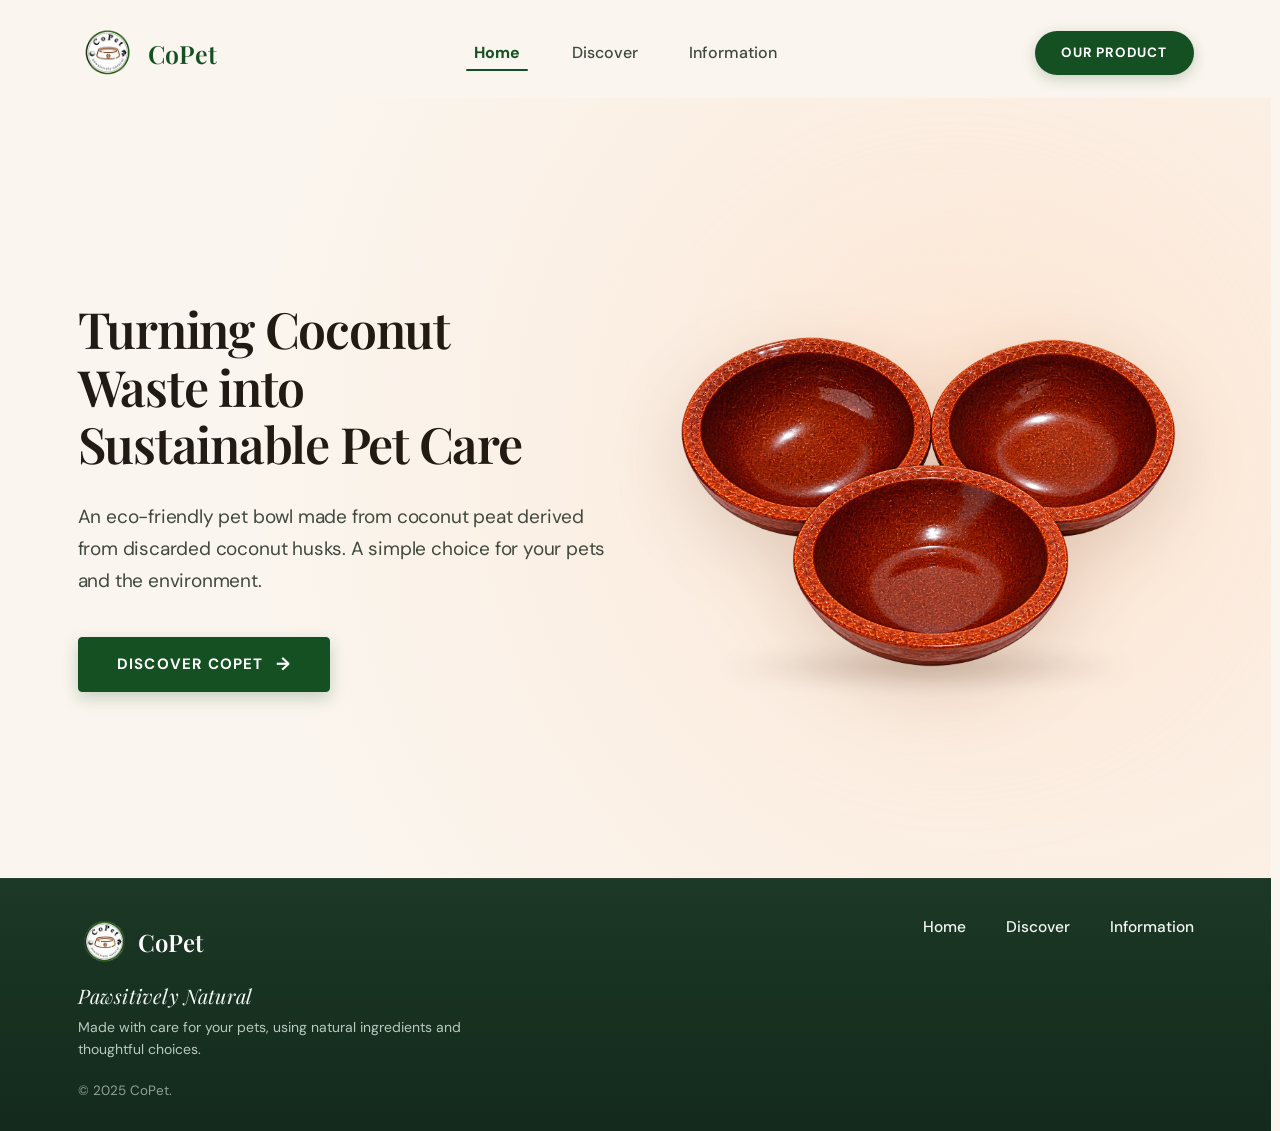
<file: index.html>
<!DOCTYPE html>
<html lang="en">
<head>
  <meta charset="UTF-8">
  <meta name="viewport" content="width=device-width, initial-scale=1.0">
  <title>CoPet - Better Everyday Moments for Your Furry Companions</title>

  <!-- Bootstrap 5 CSS -->
  <link href="https://cdn.jsdelivr.net/npm/bootstrap@5.3.3/dist/css/bootstrap.min.css" rel="stylesheet" integrity="sha384-QWTKZyjpPEjISv5WaRU9OFeRpok6YctnYmDr5pNlyT2bRjXh0JMhjY6hW+ALEwIH" crossorigin="anonymous">

  <!-- Bootstrap Icons -->
  <link rel="stylesheet" href="https://cdn.jsdelivr.net/npm/bootstrap-icons@1.11.3/font/bootstrap-icons.min.css">

  <!-- Custom Stylesheet (Separated CSS) -->
  <link rel="stylesheet" href="css/style.css">
</head>
<body>

  <!-- =========================================================================
       HEADER / NAVBAR
       ========================================================================= -->
  <header class="site-header">
    <div class="container">
      <nav class="navbar navbar-expand-lg p-0 align-items-center">
        <!-- Brand Logo & Name -->
        <a class="brand-wrapper" href="index.html" aria-label="CoPet Home">
          <!-- Logo Image (You can replace 'images/logo.svg' with your own image, e.g. 'images/logo.png') -->
          <img src="images/logo.png" alt="CoPet Logo" class="brand-logo-img">
          <span class="brand-title">CoPet</span>
        </a>

        <!-- Mobile Toggler -->
        <button class="navbar-toggler border-0 shadow-none" type="button" data-bs-toggle="collapse" data-bs-target="#navbarContent" aria-controls="navbarContent" aria-expanded="false" aria-label="Toggle navigation">
          <span class="navbar-toggler-icon"></span>
        </button>

        <!-- Navbar Links & Button -->
        <div class="collapse navbar-collapse" id="navbarContent">
          <!-- Centered 3 Horizontal Links: Home, Discover CoPet, Information Center -->
          <ul class="navbar-nav mx-auto align-items-center">
            <li class="nav-item">
              <a class="nav-link active" href="index.html">Home</a>
            </li>
            <li class="nav-item">
              <a class="nav-link" href="discover.html">Discover</a>
            </li>
            <li class="nav-item">
              <a class="nav-link" href="index.html#information">Information</a>
            </li>
          </ul>

          <!-- Right Action Button: Replaced with 'Our Product' as requested -->
          <div class="d-flex align-items-center mt-3 mt-lg-0">
            <a href="discover.html#our-product" class="btn btn-nav-product">Our Product</a>
          </div>
        </div>
      </nav>
    </div>
  </header>

  <!-- =========================================================================
       HERO SECTION
       ========================================================================= -->
  <main id="home" class="hero-section">
    <!-- Ambient Warm Glow Background -->
    <div class="hero-glow-blob"></div>

    <div class="container">
      <div class="row align-items-center g-4 g-lg-5">
        <!-- Hero Text Content (Left Column) -->
        <div class="col-lg-6 hero-content">
          <h1 class="hero-title fade-in-up delay-1">
          Turning Coconut Waste into Sustainable Pet Care
          </h1>

          <p class="hero-description fade-in-up delay-2">
            An eco-friendly pet bowl made from coconut peat derived from discarded coconut husks. A simple choice for your pets and the environment.
          </p>

          <!-- Discover CoPet CTA Button (Radius 4, slightly larger & centered/aligned) -->
          <div class="hero-cta-wrapper fade-in-up delay-3">
            <a href="discover.html" class="btn btn-discover-copet">
              <span>DISCOVER COPET</span>
              <span class="btn-arrow">&rarr;</span>
            </a>
          </div>
        </div>

        <!-- Hero Image (Right Column - Terracotta Pet Bowls) -->
        <div class="col-lg-6 hero-image-column fade-in-up delay-4">
          <div class="hero-image-container" id="discover">
            <!-- Contact floor shadow for photorealistic depth -->
            <div class="product-floor-shadow"></div>
            <!-- Product image -->
            <img 
              src="images/product.png" 
              alt="CoPet Handcrafted Ceramic Pet Bowls" 
              class="hero-product-img"
            >
          </div>
        </div>
      </div>
    </div>
  </main>

  <!-- =========================================================================
       FOOTER (Adjusted with default spacious padding, separated from hero button)
       ========================================================================= -->
  <footer id="information" class="site-footer">
    <div class="container">
      <div class="row align-items-start g-4">
        <!-- Left Side: Footer Logo, Tagline, Description & Copyright -->
        <div class="col-lg-7">
          <div class="d-flex align-items-center gap-2 mb-2">
            <img src="images/logo.png" alt="CoPet White Logo" class="footer-logo-img">
            <span class="footer-brand-title">CoPet</span>
          </div>

          <h3 class="footer-tagline">Pawsitively Natural</h3>

          <p class="footer-description">
            Made with care for your pets, using natural ingredients and thoughtful choices.
          </p>

          <p class="footer-copyright">
            &copy; 2025 CoPet.
          </p>
        </div>

        <!-- Right Side: Footer Navigation Links -->
        <div class="col-lg-5 d-flex justify-content-lg-end">
          <nav class="footer-nav" aria-label="Footer Navigation">
            <a href="#home" class="footer-nav-link">Home</a>
            <a href="discover.html" class="footer-nav-link">Discover</a>
            <a href="#information" class="footer-nav-link">Information</a>
          </nav>
        </div>
      </div>
    </div>
  </footer>

  <!-- Bootstrap 5 Bundle JS (Includes Popper) -->
  <script src="https://cdn.jsdelivr.net/npm/bootstrap@5.3.3/dist/js/bootstrap.bundle.min.js" integrity="sha384-YvpcrYf0tY3lHB60NNkmXc5s9fDVZLESaAA55NDzOxhy9GkcIdslK1eN7N6jIeHz" crossorigin="anonymous"></script>

  <!-- Custom JavaScript (Separated JS) -->
  <script src="js/script.js"></script>
</body>
</html>
</file>
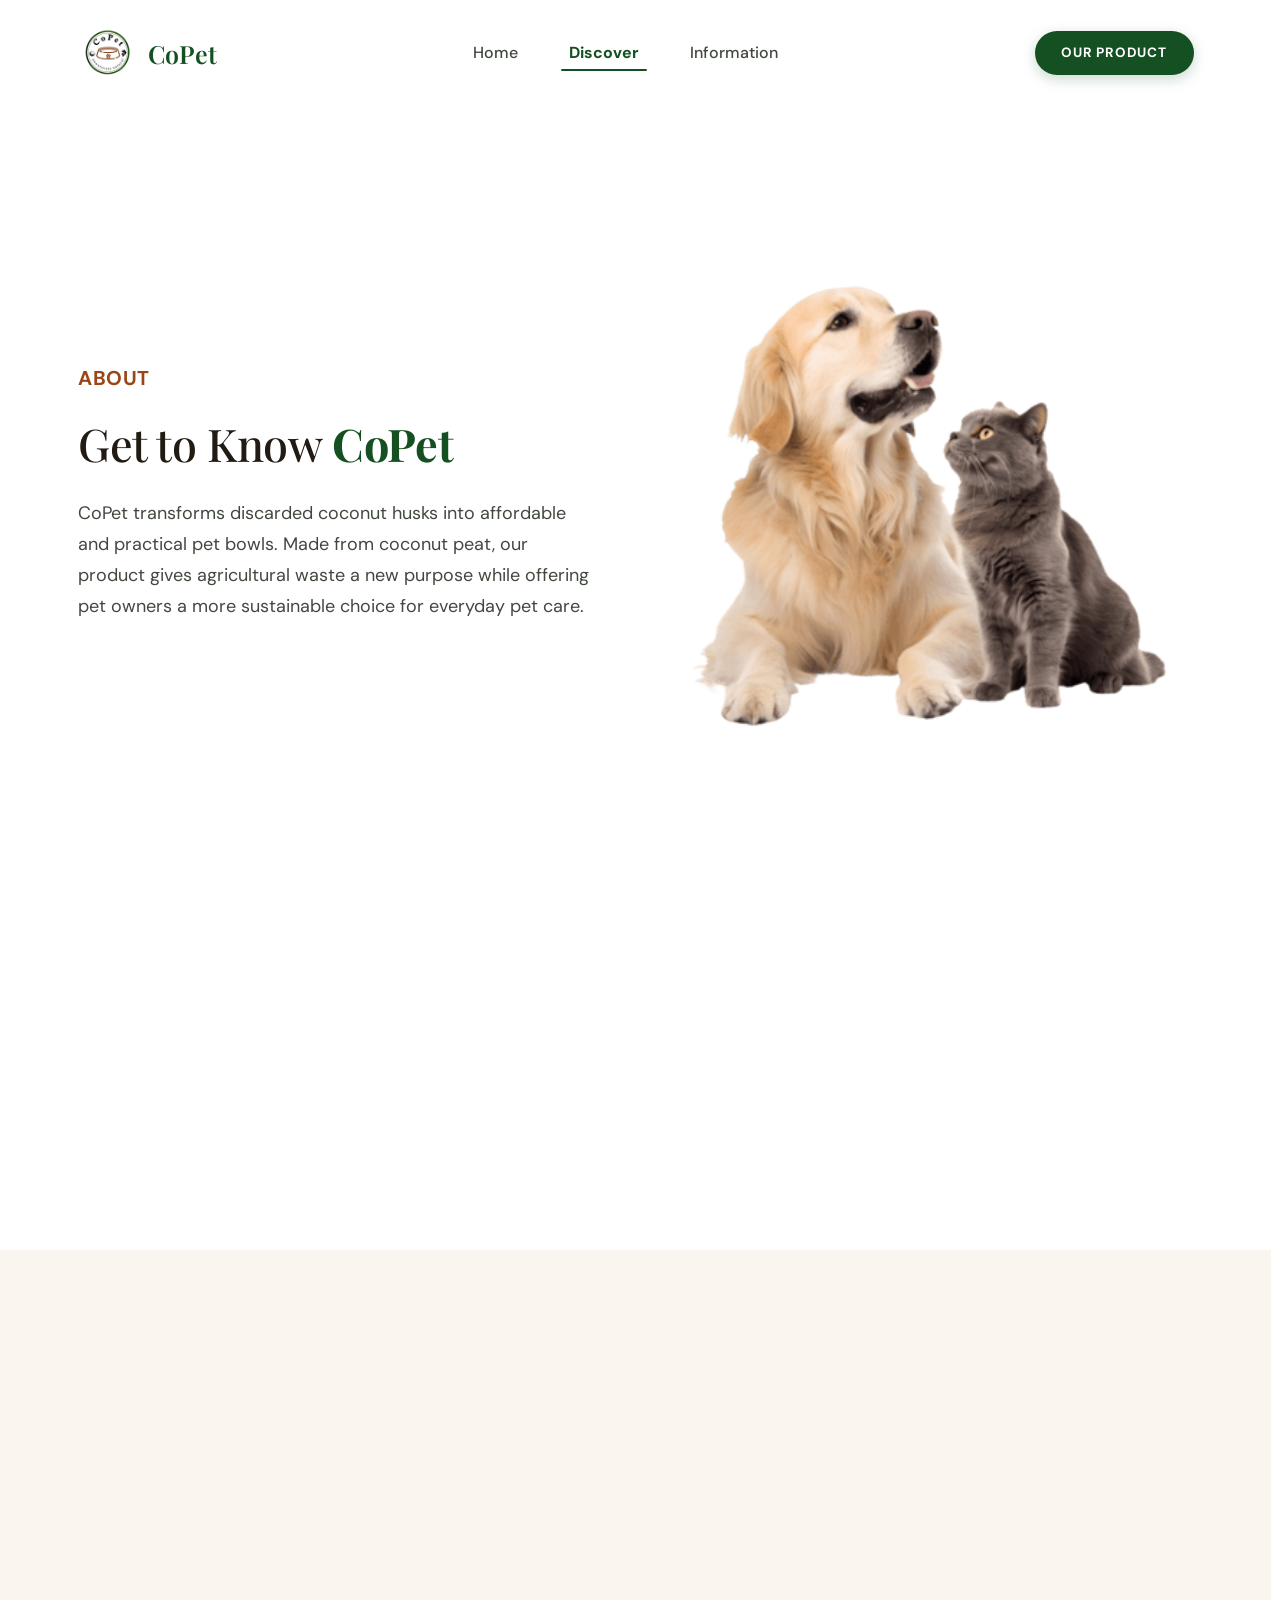
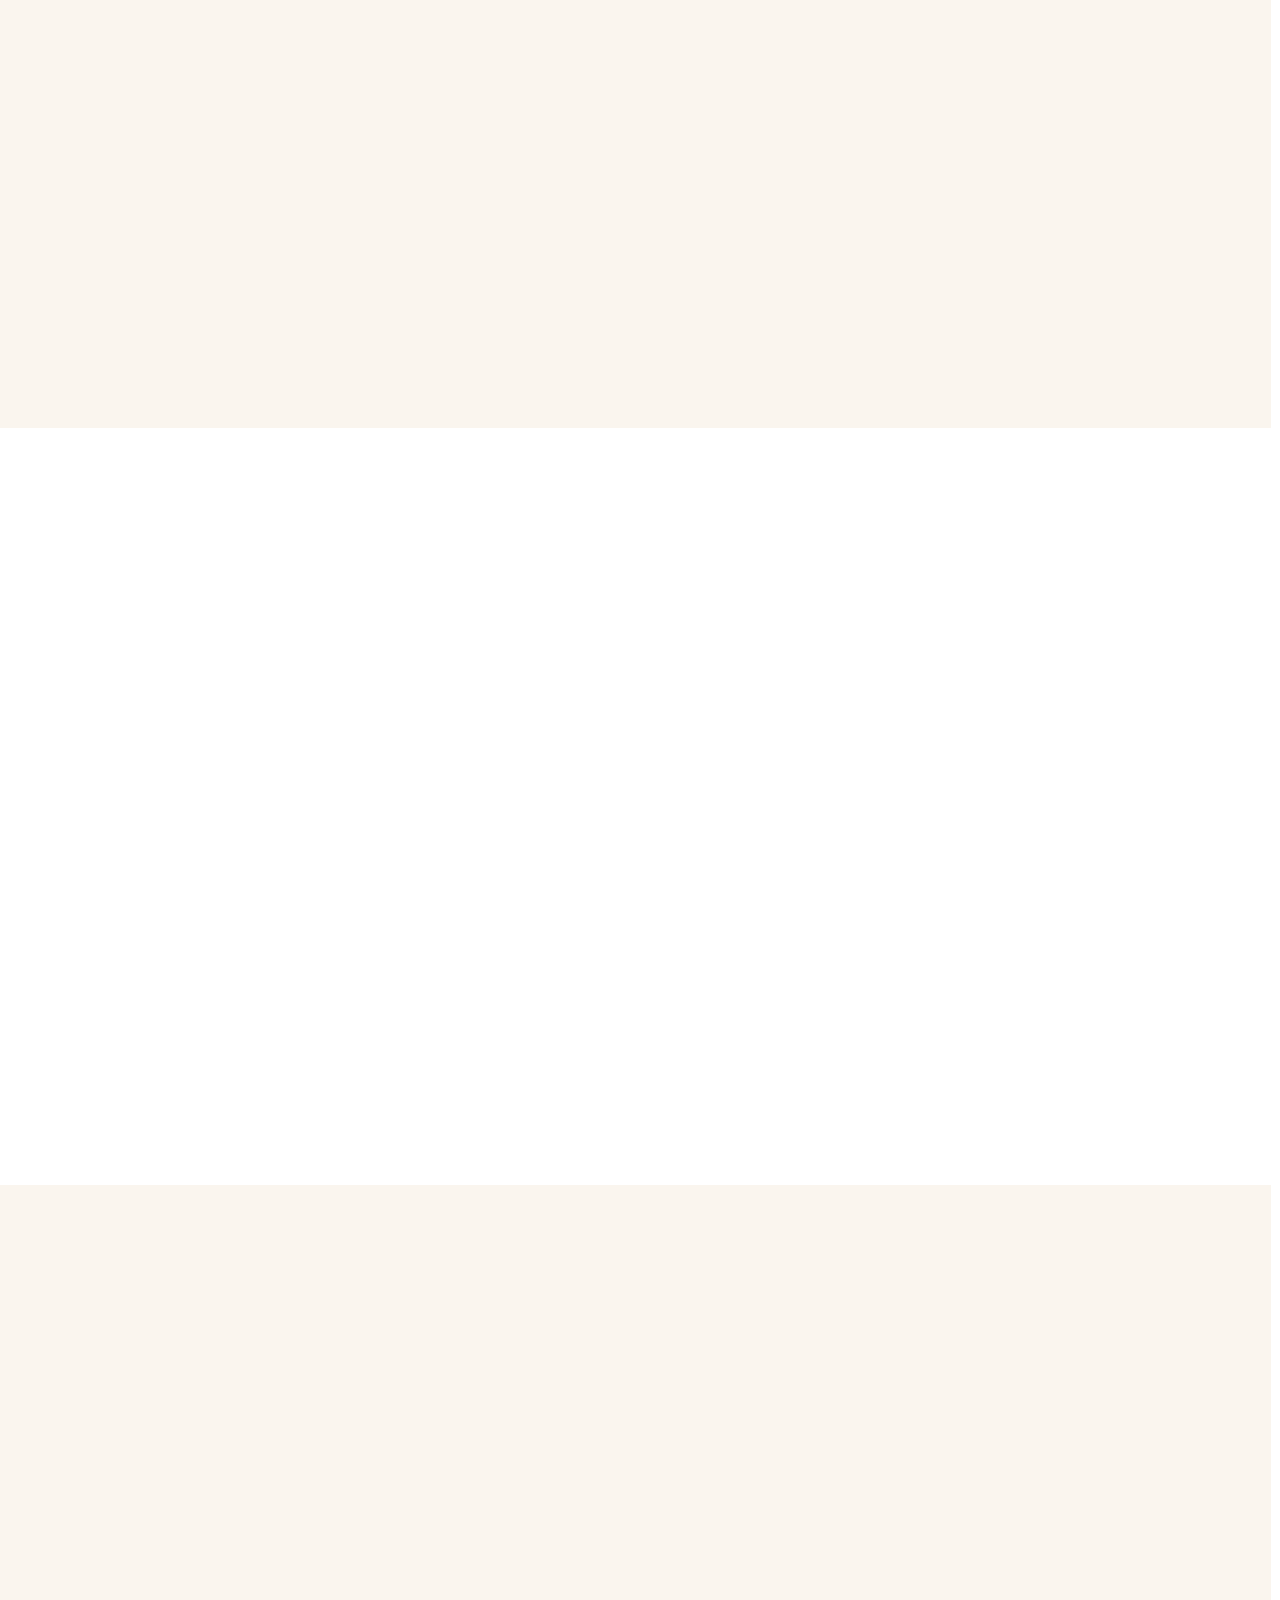
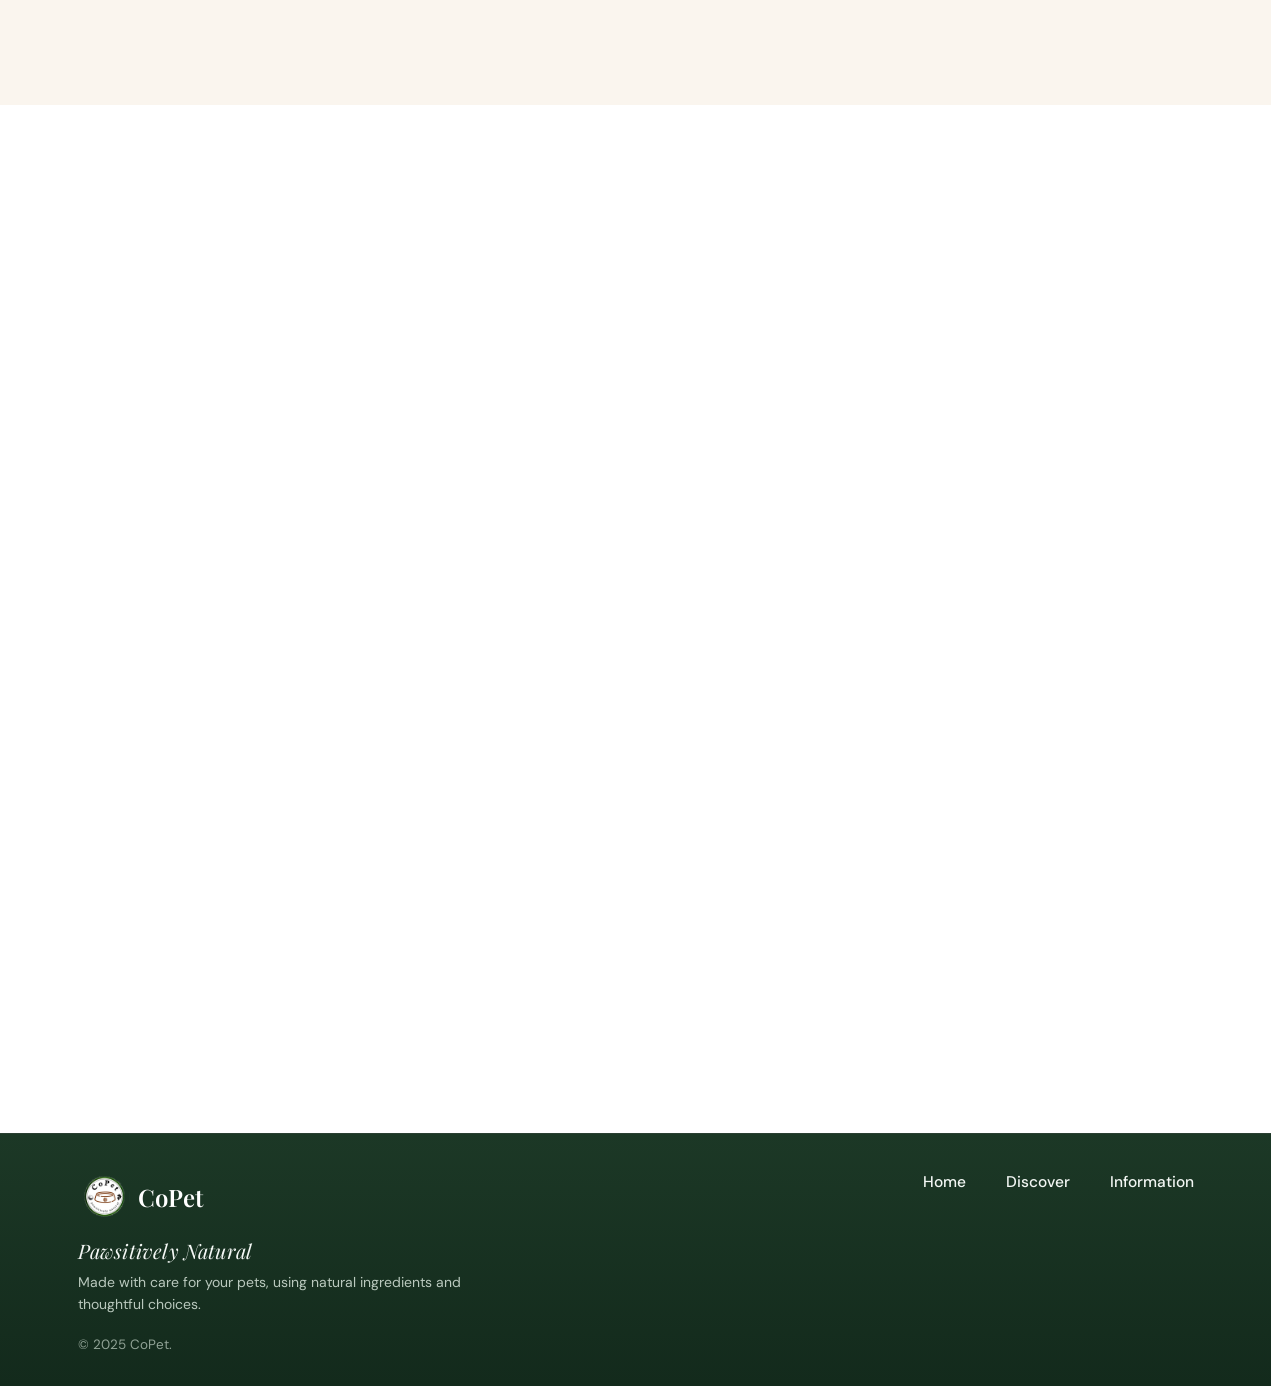
<file: discover.html>
<!DOCTYPE html>
<html lang="en">
<head>
  <meta charset="UTF-8">
  <meta name="viewport" content="width=device-width, initial-scale=1.0">
  <title>About CoPet - Get to Know CoPet</title>

  <!-- Bootstrap 5 CSS -->
  <link href="https://cdn.jsdelivr.net/npm/bootstrap@5.3.3/dist/css/bootstrap.min.css" rel="stylesheet" integrity="sha384-QWTKZyjpPEjISv5WaRU9OFeRpok6YctnYmDr5pNlyT2bRjXh0JMhjY6hW+ALEwIH" crossorigin="anonymous">

  <!-- Bootstrap Icons -->
  <link rel="stylesheet" href="https://cdn.jsdelivr.net/npm/bootstrap-icons@1.11.3/font/bootstrap-icons.min.css">

  <!-- Custom Stylesheet (Separated CSS) -->
  <link rel="stylesheet" href="css/style.css">
</head>
<body class="bg-white-page">

  <!-- =========================================================================
       HEADER / NAVBAR
       ========================================================================= -->
  <header class="site-header">
    <div class="container">
      <nav class="navbar navbar-expand-lg p-0 align-items-center">
        <!-- Brand Logo & Name -->
        <a class="brand-wrapper" href="index.html" aria-label="CoPet Home">
          <!-- Logo Image -->
          <img src="images/logo.png" alt="CoPet Logo" class="brand-logo-img">
          <span class="brand-title">CoPet</span>
        </a>

        <!-- Mobile Toggler -->
        <button class="navbar-toggler border-0 shadow-none" type="button" data-bs-toggle="collapse" data-bs-target="#navbarContent" aria-controls="navbarContent" aria-expanded="false" aria-label="Toggle navigation">
          <span class="navbar-toggler-icon"></span>
        </button>

        <!-- Navbar Links & Button -->
        <div class="collapse navbar-collapse" id="navbarContent">
          <!-- Centered 3 Horizontal Links: Home, Discover, Information -->
          <ul class="navbar-nav mx-auto align-items-center">
            <li class="nav-item">
              <a class="nav-link" href="index.html">Home</a>
            </li>
            <li class="nav-item">
              <a class="nav-link active" href="discover.html">Discover</a>
            </li>
            <li class="nav-item">
              <a class="nav-link" href="index.html#information">Information</a>
            </li>
          </ul>

          <!-- Right Action Button -->
          <div class="d-flex align-items-center mt-3 mt-lg-0">
            <a href="#our-product" class="btn btn-nav-product">Our Product</a>
          </div>
        </div>
      </nav>
    </div>
  </header>

  <!-- =========================================================================
       1. ABOUT SECTION
       ========================================================================= -->
  <main class="about-hero-section">
    <div class="container">
      <div class="row align-items-center g-4 g-lg-5">
        <!-- Left Content Column -->
        <div class="col-lg-6">
          <span class="about-label-badge scroll-reveal sr-from-left sr-d1">ABOUT</span>

          <h1 class="about-main-title scroll-reveal sr-d2">
            <span class="lead-text">Get to Know </span><span class="brand-accent">CoPet</span>
          </h1>

          <p class="about-main-description scroll-reveal sr-d3">
            CoPet transforms discarded coconut husks into affordable and practical pet bowls. Made from coconut peat, our product gives agricultural waste a new purpose while offering pet owners a more sustainable choice for everyday pet care.
          </p>
        </div>

        <!-- Right Image Column -->
        <div class="col-lg-6 about-image-column scroll-reveal sr-from-right sr-d2">
          <div class="about-pets-container">
            <img 
              src="images/pets.jpg" 
              alt="Golden Retriever and British Shorthair Cat" 
              class="about-pets-image"
              width="504"
              height="504"
            >
          </div>
        </div>
      </div>
    </div>
  </main>

  <!-- =========================================================================
       2. VISION AND MISSION SECTION 
       ========================================================================= -->
  <section class="vmg-section">
    <div class="container">
      <div class="row g-4 align-items-stretch">
        
        <!-- Vision Column -->
        <div class="col-md-6 scroll-reveal sr-from-left sr-d1">
          <div class="vmg-block h-100">
            <h2 class="vmg-title">Vision</h2>
            <p class="vmg-description">
              To become a trusted and recognized eco-friendly pet care brand that inspires sustainable lifestyles through innovative and environmentally friendly products.
            </p>
          </div>
        </div>

        <!-- Mission Column -->
        <div class="col-md-6 scroll-reveal sr-from-right sr-d2">
          <div class="vmg-block h-100">
            <h2 class="vmg-title">Mission</h2>
            <p class="vmg-description">
              To provide practical and affordable pet bowls made from coconut peat while minimizing agricultural waste, supporting local coconut suppliers, and promoting sustainable practices.
            </p>
          </div>
        </div>

      </div>
    </div>
  </section>

  <!-- =========================================================================
       3. OUR PRODUCT SECTION
       ========================================================================= -->
  <section id="our-product" class="our-product-section">
    <div class="container">
      <span class="product-label-badge scroll-reveal sr-from-left sr-d1">OUR PRODUCT</span>

      <div class="row align-items-center g-4 g-lg-5 mt-1">
        <!-- Left Column: Overlapping Images -->
        <div class="col-lg-6 product-overlap-column scroll-reveal sr-from-left sr-d2">
          <div class="product-cards-cluster">
            <div class="card-item card-tilt-left">
              <img src="images/product3.jpg" alt="CoPet Box Packaging" class="overlap-img">
            </div>
            <div class="card-item card-tilt-right">
              <img src="images/product2.jpg" alt="CoPet Coconut Peat Pet Bowls" class="overlap-img">
            </div>
          </div>
        </div>

        <!-- Right Column: Content -->
        <div class="col-lg-6 product-text-column scroll-reveal sr-from-right sr-d3">
          <h2 class="product-main-title">
            <span class="lead-text">Meet the </span><span class="brand-accent">CoPet</span>
          </h2>

          <p class="product-main-description">
            A lightweight and affordable pet bowl made from coconut peat, featuring a natural brown appearance and a simple, functional design.
          </p>

          <div class="product-cta-wrapper">
            <a href="index.html#home" class="btn btn-explore-copet">EXPLORE COPET</a>
          </div>
        </div>
      </div>
    </div>
  </section>

  <!-- =========================================================================
       4. THE PROCESS SECTION
       ========================================================================= -->
  <section id="process" class="innovation-process-section">
    <div class="container">
      <span class="process-label-badge scroll-reveal sr-from-left sr-d1">THE PROCESS</span>

      <h2 class="process-main-title scroll-reveal sr-d2">
        <span class="lead-text">Innovation </span><span class="brand-accent">Process</span>
      </h2>

      <!-- Timeline Track -->
      <div class="process-timeline-wrapper scroll-reveal sr-d3">
        <div class="process-timeline-track">
          <div class="timeline-horizontal-bar"></div>

          <div class="timeline-steps-container">
            <!-- Step 1 -->
            <div class="timeline-step step-top">
              <div class="step-content">
                <p class="step-desc">Gather coconut husks from local sources.</p>
                <h4 class="step-title">COLLECTION</h4>
              </div>
              <div class="step-stem"></div>
              <div class="step-node">1</div>
            </div>

            <!-- Step 2 -->
            <div class="timeline-step step-bottom">
              <div class="step-node">2</div>
              <div class="step-stem"></div>
              <div class="step-content">
                <h4 class="step-title">PREPARATION</h4>
                <p class="step-desc">Clean and process the husks into coconut peat.</p>
              </div>
            </div>

            <!-- Step 3 -->
            <div class="timeline-step step-top">
              <div class="step-content">
                <p class="step-desc">Combine the coconut peat with binding materials.</p>
                <h4 class="step-title">MIXING</h4>
              </div>
              <div class="step-stem"></div>
              <div class="step-node">3</div>
            </div>

            <!-- Step 4 -->
            <div class="timeline-step step-bottom">
              <div class="step-node">4</div>
              <div class="step-stem"></div>
              <div class="step-content">
                <h4 class="step-title">MOLDING</h4>
                <p class="step-desc">Shape the mixture into bowls.</p>
              </div>
            </div>

            <!-- Step 5 -->
            <div class="timeline-step step-top">
              <div class="step-content">
                <p class="step-desc">Allow the bowls to become firm</p>
                <h4 class="step-title">DRYING</h4>
              </div>
              <div class="step-stem"></div>
              <div class="step-node">5</div>
            </div>

            <!-- Step 6 -->
            <div class="timeline-step step-bottom">
              <div class="step-node">6</div>
              <div class="step-stem"></div>
              <div class="step-content">
                <h4 class="step-title">FINISHING</h4>
                <p class="step-desc">Sand the bowls, apply protective coating, and conduct quality inspection.</p>
              </div>
            </div>

            <!-- Step 7 -->
            <div class="timeline-step step-top">
              <div class="step-content">
                <p class="step-desc">Prepare the finished bowls for customers.</p>
                <h4 class="step-title">PACKAGING</h4>
              </div>
              <div class="step-stem"></div>
              <div class="step-node">7</div>
            </div>
          </div>
        </div>
      </div>
    </div>
  </section>

  <!-- =========================================================================
       5. WHY CHOOSE COPET SECTION
       ========================================================================= -->
  <section class="why-choose-section">
    <div class="container">
      <h2 class="why-choose-title scroll-reveal sr-d1">
        <span class="lead-text">Why Choose </span><span class="brand-accent">CoPet</span><span class="lead-text">?</span>
      </h2>

      <p class="why-choose-description scroll-reveal sr-d2">
        CoPet provides an affordable and eco-friendly alternative to conventional pet bowls by<br class="d-none d-md-block">
        transforming discarded coconut husks into a useful everyday product. With its natural<br class="d-none d-md-block">
        brown appearance and simple, functional design, it offers a practical feeding solution for<br class="d-none d-md-block">
        pets while promoting sustainability, reducing coconut waste, and encouraging more<br class="d-none d-md-block">
        responsible use of natural resources.
      </p>
    </div>

    <div class="why-choose-image-wrap scroll-reveal sr-from-right sr-d3">
      <!-- You mentioned having the pets image overflowing bottom right here -->
    </div>
  </section>

  <!-- =========================================================================
       6. TEAM SECTION
       ========================================================================= -->
  <section class="team-section">
    <div class="container">
      
      <!-- Section Header -->
      <div class="row mb-5 scroll-reveal sr-from-left sr-d1">
        <div class="col-lg-6">
          <h2 class="team-title">
            <span class="lead-text">Meet the </span><span class="brand-accent">minds</span><span class="lead-text"> behind the </span><span class="brand-accent">innovation.</span>
          </h2>
          <p class="team-description">
            Meet the people behind the idea and the mission to make pet care more sustainable.
          </p>
        </div>
      </div>

      <!-- Team Members Grid -->
      <div class="team-grid-wrapper scroll-reveal sr-d2">
        
        <!-- Top Row (3 Members) -->
        <div class="row justify-content-center gx-4 gy-5">
          <!-- Member 1 -->
          <div class="col-6 col-md-4 col-lg-3">
            <div class="team-card">
              <img src="images/1.jpg" alt="Lady Christine Tagra" class="team-img">
              <h3 class="team-name">LADY CHRISTINE TAGRA</h3>
              <p class="team-role">Business Manager</p>
            </div>
          </div>
          
          <!-- Member 2 -->
          <div class="col-6 col-md-4 col-lg-3">
            <div class="team-card">
              <img src="images/2.jpg" alt="Emiry Sheen Ferasol" class="team-img">
              <h3 class="team-name">EMIRY SHEEN FERASOL</h3>
              <p class="team-role">Financial Manager</p>
            </div>
          </div>
          
          <!-- Member 3 -->
          <div class="col-6 col-md-4 col-lg-3">
            <div class="team-card">
              <img src="images/3.jpg" alt="Hazel Dameg" class="team-img">
              <h3 class="team-name">HAZEL DAMEG</h3>
              <p class="team-role">Marketing Officer</p>
            </div>
          </div>
        </div>

        <!-- Bottom Row (2 Members) -->
        <div class="row justify-content-center gx-4 gy-5 mt-2">
          <!-- Member 4 -->
          <div class="col-6 col-md-4 col-lg-3">
            <div class="team-card">
              <img src="images/4.jpg" alt="Elaiza Mae Lopez" class="team-img">
              <h3 class="team-name">ELAIZA MAE LOPEZ</h3>
              <p class="team-role">Sales Representative</p>
            </div>
          </div>
          
          <!-- Member 5 -->
          <div class="col-6 col-md-4 col-lg-3">
            <div class="team-card">
              <img src="images/5.jpg" alt="Lara Mae Lanasa" class="team-img">
              <h3 class="team-name">LARA MAE LANASA</h3>
              <p class="team-role">Finance Officer</p>
            </div>
          </div>
        </div>

      </div>
    </div>
  </section>

  <!-- =========================================================================
       FOOTER
       ========================================================================= -->
  <footer id="information" class="site-footer">
    <div class="container">
      <div class="row align-items-start g-4">
        <!-- Left Side -->
        <div class="col-lg-7">
          <div class="d-flex align-items-center gap-2 mb-2">
            <img src="images/logo.png" alt="CoPet White Logo" class="footer-logo-img">
            <span class="footer-brand-title">CoPet</span>
          </div>

          <h3 class="footer-tagline">Pawsitively Natural</h3>

          <p class="footer-description">
            Made with care for your pets, using natural ingredients and thoughtful choices.
          </p>

          <p class="footer-copyright">
            &copy; 2025 CoPet.
          </p>
        </div>

        <!-- Right Side -->
        <div class="col-lg-5 d-flex justify-content-lg-end">
          <nav class="footer-nav" aria-label="Footer Navigation">
            <a href="index.html" class="footer-nav-link">Home</a>
            <a href="discover.html" class="footer-nav-link">Discover</a>
            <a href="index.html#information" class="footer-nav-link">Information</a>
          </nav>
        </div>
      </div>
    </div>
  </footer>

  <!-- Bootstrap 5 Bundle JS -->
  <script src="https://cdn.jsdelivr.net/npm/bootstrap@5.3.3/dist/js/bootstrap.bundle.min.js" integrity="sha384-YvpcrYf0tY3lHB60NNkmXc5s9fDVZLESaAA55NDzOxhy9GkcIdslK1eN7N6jIeHz" crossorigin="anonymous"></script>

  <!-- Custom JavaScript -->
  <script src="js/script.js"></script>
</body>
</html>
</file>
<file: css/style.css>
/* ==========================================================================
   CoPet - Modern Landing Page Stylesheet
   Separated CSS for Clean Customization & Maintenance
   ========================================================================== */

/* --- Google Fonts Import --- */
@import url('https://fonts.googleapis.com/css2?family=DM+Sans:ital,opsz,wght@0,9..40,400;0,9..40,500;0,9..40,700;1,9..40,400;1,9..40,700&family=Playfair+Display:ital,wght@0,400;0,500;0,600;0,700;1,400;1,600&display=swap');

/* --- Root Variables (Design Tokens from Specifications) --- */
:root {
  /* Colors */
  --color-primary: #145021;          /* CoPet Brand Green */
  --color-primary-hover: #0d3816;    /* Darker shade for hover */
  --color-primary-light: #1f6b30;    /* Lighter green accent */
  --color-heading: #211B13;          /* Dark rich text for headlines */
  --color-text-muted: #41493F;       /* Inactive nav / secondary body text */
  --color-body-text: #4A433D;        /* Hero paragraph text */
  --color-bg-base: #FAF5EE;          /* Creamy base background */
  --color-bg-gradient-peach: #FDE8D7;/* Warm glow accent */
  --color-white: #FFFFFF;
  --color-footer-bg: #1B3525;        /* Deep natural forest green for footer */
  --color-footer-text: #BAC9BE;      /* Muted footer copy */
  --color-footer-heading: #F3F7F4;

  /* Typography */
  --font-serif: 'Playfair Display', Georgia, serif;
  --font-sans: 'DM Sans', -apple-system, BlinkMacSystemFont, "Segoe UI", Roboto, sans-serif;

  /* Transitions */
  --transition-fast: 0.25s cubic-bezier(0.4, 0, 0.2, 1);
  --transition-smooth: 0.4s cubic-bezier(0.16, 1, 0.3, 1);
  --transition-bounce: 0.5s cubic-bezier(0.34, 1.56, 0.64, 1);
}

/* --- Base & Reset --- */
* {
  box-sizing: border-box;
  margin: 0;
  padding: 0;
}

::selection {
  background-color: var(--color-primary);
  color: #FFFFFF;
}

::-moz-selection {
  background-color: var(--color-primary);
  color: #FFFFFF;
}

/* Custom Smooth Scrollbar */
::-webkit-scrollbar {
  width: 9px;
}

::-webkit-scrollbar-track {
  background: var(--color-bg-base);
}

::-webkit-scrollbar-thumb {
  background: rgba(20, 80, 33, 0.45);
  border-radius: 6px;
  border: 2px solid var(--color-bg-base);
}

::-webkit-scrollbar-thumb:hover {
  background: var(--color-primary);
}

html {
  scroll-behavior: smooth;
  overflow-y: scroll; /* Locks scrollbar track so content never shifts horizontally between pages */
  scrollbar-gutter: stable;
}

body {
  font-family: var(--font-sans);
  background-color: var(--color-bg-base);
  color: var(--color-body-text);
  overflow-x: hidden;
  -webkit-font-smoothing: antialiased;
  -moz-osx-font-smoothing: grayscale;
  text-rendering: optimizeLegibility;
}

/* ==========================================================================
   HEADER & NAVBAR
   ========================================================================== */
.site-header {
  background: var(--color-bg-base);
  padding: 1.5rem 0 1rem 0;
  position: relative;
  z-index: 100;
  transition: all var(--transition-smooth);
}

.site-header.scrolled {
  position: sticky;
  top: 0;
  padding: 0.85rem 0;
  background: rgba(250, 245, 238, 0.92);
  backdrop-filter: blur(14px);
  -webkit-backdrop-filter: blur(14px);
  border-bottom: 1px solid rgba(20, 80, 33, 0.08);
  box-shadow: 0 4px 24px rgba(20, 80, 33, 0.05);
}

/* Brand Logo */
.brand-wrapper {
  display: inline-flex;
  align-items: center;
  gap: 0.75rem;
  text-decoration: none;
  transition: transform var(--transition-fast);
}

.brand-wrapper:hover {
  transform: scale(1.02);
}

.brand-logo-img {
  width: 58px;
  height: 58px;
  object-fit: contain;
  border-radius: 50%;
  transition: transform 0.4s cubic-bezier(0.34, 1.56, 0.64, 1);
}

.brand-wrapper:hover .brand-logo-img {
  transform: rotate(-8deg) scale(1.05);
}

.brand-title {
  font-family: var(--font-serif);
  font-weight: 600; /* Playfair Display semibold */
  font-size: 25px;   /* Exactly 25px */
  color: var(--color-primary); /* #145021 */
  letter-spacing: -0.2px;
  margin-bottom: 0;
  line-height: 1;
}

/* Navbar Nav Links */
.navbar-nav {
  gap: 2.2rem;
}

.navbar-nav .nav-item {
  display: flex;
  justify-content: center;
  align-items: center;
}

/* Stable item widths to prevent 1px micro-shift when toggling bold active state */
.navbar-nav .nav-item:nth-child(1) {
  min-width: 54px;
}
.navbar-nav .nav-item:nth-child(2) {
  min-width: 76px;
}
.navbar-nav .nav-item:nth-child(3) {
  min-width: 96px;
}

.nav-item .nav-link {
  font-family: var(--font-sans);
  font-size: 16px;
  font-weight: 500; /* Medium for inactive */
  color: var(--color-text-muted); /* #41493F */
  padding: 0.4rem 0;
  position: relative;
  transition: color var(--transition-fast);
  text-decoration: none;
  white-space: nowrap;
}

/* Inactive nav link hover */
.nav-item .nav-link:hover {
  color: var(--color-primary);
}

/* Active Nav Link State */
.nav-item .nav-link.active {
  font-weight: 700; /* Bold */
  color: var(--color-primary); /* #145021 */
}

/* Elegant active line indicator */
.nav-item .nav-link::after {
  content: '';
  position: absolute;
  bottom: 0;
  left: 0;
  width: 0;
  height: 2px;
  background-color: var(--color-primary);
  border-radius: 2px;
  transition: width var(--transition-smooth);
}

.nav-item .nav-link.active::after,
.nav-item .nav-link:hover::after {
  width: 100%;
}

/* Navbar Action Button: "Our Product" */
.btn-nav-product {
  background-color: var(--color-primary); /* #145021 */
  color: var(--color-white);
  font-family: var(--font-sans);
  font-size: 13.5px;
  font-weight: 700;
  text-transform: uppercase;
  letter-spacing: 0.8px;
  padding: 0.65rem 1.6rem;
  min-width: 136px; /* Stable width to eliminate any button size difference */
  text-align: center;
  border-radius: 30px; /* Pill shape as in mockup */
  border: 1px solid transparent;
  transition: all 0.35s cubic-bezier(0.16, 1, 0.3, 1);
  box-shadow: 0 4px 14px rgba(20, 80, 33, 0.22);
  display: inline-flex;
  align-items: center;
  justify-content: center;
  position: relative;
  overflow: hidden;
}

.btn-nav-product:hover {
  background-color: var(--color-primary-hover);
  color: var(--color-white);
  transform: translateY(-2px) scale(1.02);
  box-shadow: 0 8px 22px rgba(20, 80, 33, 0.35);
}

.btn-nav-product:active {
  transform: translateY(0);
}

/* ==========================================================================
   HERO SECTION
   ========================================================================== */
.hero-section {
  position: relative;
  background: radial-gradient(
    circle at 82% 45%,
    var(--color-bg-gradient-peach) 0%,
    rgba(253, 232, 215, 0.5) 35%,
    var(--color-bg-base) 70%
  );
  padding: 4.5rem 0 3.5rem 0;
  min-height: calc(100vh - 120px);
  display: flex;
  align-items: center;
  overflow: hidden;
}

/* Subtle background accent glow */
.hero-glow-blob {
  position: absolute;
  top: 10%;
  right: 2%;
  width: 580px;
  height: 580px;
  background: radial-gradient(circle, rgba(255, 215, 185, 0.55) 0%, rgba(253, 232, 215, 0.3) 45%, rgba(250, 245, 238, 0) 72%);
  filter: blur(60px);
  pointer-events: none;
  z-index: 1;
  animation: ambientFloat 9s ease-in-out infinite alternate;
}

@keyframes ambientFloat {
  0% { transform: translate(0, 0) scale(1); }
  50% { transform: translate(-25px, 18px) scale(1.06); }
  100% { transform: translate(15px, -15px) scale(0.96); }
}

.hero-content {
  position: relative;
  z-index: 2;
}

/* Hero Headline */
.hero-title {
  font-family: var(--font-serif);
  font-weight: 600; /* Playfair Display semibold */
  font-size: 50px;   /* 50px as requested */
  color: var(--color-heading); /* #211B13 */
  line-height: 1.15;
  letter-spacing: -0.025em;
  text-wrap: balance;
  margin-bottom: 1.75rem;
}

/* Hero Paragraph / Subtext */
.hero-description {
  font-family: var(--font-sans);
  font-weight: 400; /* DM Sans regular */
  font-size: 19px;   /* 19px as requested */
  color: var(--color-text-muted);
  line-height: 1.68;
  letter-spacing: -0.01em;
  max-width: 530px;
  margin-bottom: 2.5rem;
}

/* Hero CTA Button Container */
.hero-cta-wrapper {
  margin-top: 1rem;
}

/* Hero CTA Button (Discover CoPet) */
.btn-discover-copet {
  background-color: var(--color-primary); /* #145021 */
  color: var(--color-white);
  border-radius: 4px; /* Corner radius 4 as instructed */
  border: 1px solid var(--color-primary);
  font-family: var(--font-sans);
  font-size: 15px;
  font-weight: 700;
  letter-spacing: 1.2px;
  text-transform: uppercase;
  padding: 0.95rem 2.4rem; /* Slightly larger size as requested */
  display: inline-flex;
  align-items: center;
  justify-content: center;
  gap: 0.75rem;
  position: relative;
  overflow: hidden;
  transition: all 0.35s cubic-bezier(0.16, 1, 0.3, 1);
  box-shadow: 0 6px 16px rgba(20, 80, 33, 0.22);
  text-decoration: none;
  cursor: pointer;
}

/* Subtle gloss shimmer reflection on hover */
.btn-discover-copet::before {
  content: '';
  position: absolute;
  top: 0;
  left: -120%;
  width: 100%;
  height: 100%;
  background: linear-gradient(120deg, transparent, rgba(255, 255, 255, 0.2), transparent);
  transition: all 0.65s ease;
}

.btn-discover-copet:hover::before {
  left: 120%;
}

.btn-discover-copet .btn-arrow {
  color: var(--color-white);
  font-size: 18px;
  line-height: 1;
  transition: transform 0.3s cubic-bezier(0.16, 1, 0.3, 1);
}

.btn-discover-copet:hover {
  background-color: var(--color-primary-hover);
  color: var(--color-white);
  transform: translateY(-3px) scale(1.01);
  box-shadow: 0 12px 28px rgba(20, 80, 33, 0.35);
}

.btn-discover-copet:hover .btn-arrow {
  transform: translateX(7px);
}

.btn-discover-copet:active {
  transform: translateY(0) scale(0.99);
}

/* Centered CTA Section before Footer (Smooth layout transition) */
.hero-centered-action {
  text-align: center;
  padding: 2rem 0 3.5rem 0;
  position: relative;
  z-index: 5;
}

/* Hero Media / Image Column */
.hero-image-column {
  position: relative;
  z-index: 2;
  display: flex;
  align-items: center;
  justify-content: center;
}

.hero-image-container {
  position: relative;
  width: 100%;
  max-width: 580px;
  display: flex;
  justify-content: center;
  align-items: center;
}

/* Realistic floor contact shadow beneath bowls */
.product-floor-shadow {
  position: absolute;
  bottom: -10px;
  left: 12%;
  width: 76%;
  height: 34px;
  background: radial-gradient(ellipse at center, rgba(65, 28, 8, 0.28) 0%, rgba(65, 28, 8, 0.1) 45%, transparent 75%);
  filter: blur(10px);
  border-radius: 50%;
  pointer-events: none;
  z-index: 1;
  animation: shadowPulse 6s ease-in-out infinite alternate;
}

@keyframes shadowPulse {
  0% {
    transform: scale(1);
    opacity: 0.85;
  }
  50% {
    transform: scale(0.92);
    opacity: 0.65;
  }
  100% {
    transform: scale(0.85);
    opacity: 0.5;
  }
}

.hero-product-img {
  width: 100%;
  height: auto;
  display: block;
  position: relative;
  z-index: 2;
  filter: drop-shadow(0 22px 36px rgba(84, 39, 12, 0.16));
  animation: floatBowls 6s ease-in-out infinite alternate;
  will-change: transform;
}

/* Soft floating animation for bowls */
@keyframes floatBowls {
  0% {
    transform: translateY(0px) rotate(0deg);
  }
  50% {
    transform: translateY(-8px) rotate(0.4deg);
  }
  100% {
    transform: translateY(-14px) rotate(-0.3deg);
  }
}

/* ==========================================================================
   FOOTER (Sleeker reduced padding & clear PNG logo presentation)
   ========================================================================== */
.site-footer {
  background: linear-gradient(180deg, #1C3826 0%, #132A1C 100%); /* Deep rich gradient */
  color: var(--color-footer-text);
  padding: 2.3rem 0 1.9rem 0; /* Reduced, sleek & well-balanced padding */
  position: relative;
  z-index: 10;
  border-top: 1px solid rgba(255, 255, 255, 0.1);
}

.footer-brand-title {
  font-family: var(--font-serif);
  font-size: 24px;
  font-weight: 600;
  color: var(--color-white);
  margin-bottom: 0;
  line-height: 1;
}

/* Clear display for footer logo (shows actual PNG logo colors) */
.footer-logo-img {
  width: 52px;
  height: 52px;
  object-fit: contain;
  border-radius: 50%;
  transition: transform 0.4s cubic-bezier(0.34, 1.56, 0.64, 1);
}

.footer-logo-img:hover {
  transform: scale(1.08) rotate(-4deg);
}

/* Footer Tagline ("Pawsitively Natural") */
.footer-tagline {
  font-family: var(--font-serif);
  font-style: italic;
  font-weight: 400;
  font-size: 20px;
  color: var(--color-footer-heading);
  margin-top: 1rem;
  margin-bottom: 0.5rem;
  letter-spacing: 0.2px;
}

/* Footer Botanical Description */
.footer-description {
  font-family: var(--font-sans);
  font-size: 14px;
  font-weight: 400;
  color: var(--color-footer-text);
  line-height: 1.6;
  max-width: 440px;
  margin-bottom: 1.25rem;
}

/* Copyright notice */
.footer-copyright {
  font-family: var(--font-sans);
  font-size: 13.5px;
  color: rgba(186, 201, 190, 0.75);
  margin-bottom: 0;
}

/* Footer Navigation Links */
.footer-nav {
  display: flex;
  align-items: center;
  gap: 2.5rem;
}

.footer-nav-link {
  font-family: var(--font-sans);
  font-size: 15.5px;
  font-weight: 500;
  color: var(--color-footer-heading);
  text-decoration: none;
  transition: all var(--transition-fast);
  position: relative;
  padding-bottom: 2px;
}

.footer-nav-link:hover {
  color: var(--color-white);
  transform: translateY(-1px);
}

.footer-nav-link::after {
  content: '';
  position: absolute;
  bottom: 0;
  left: 0;
  width: 0;
  height: 1.5px;
  background-color: var(--color-white);
  transition: width var(--transition-fast);
}

.footer-nav-link:hover::after {
  width: 100%;
}

/* ==========================================================================
   ABOUT / DISCOVER PAGE (Pure #FFFFFF Background & Layout)
   ========================================================================== */
body.bg-white-page {
  background-color: #FFFFFF !important;
}

body.bg-white-page .site-header {
  background-color: #FFFFFF !important;
}

body.bg-white-page .site-header.scrolled {
  background-color: rgba(255, 255, 255, 0.95) !important;
  border-bottom: 1px solid rgba(0, 0, 0, 0.06);
}

.about-hero-section {
  background-color: #FFFFFF;
  padding: 5rem 0 4.5rem 0;
  min-height: calc(100vh - 120px);
  display: flex;
  align-items: center;
}

/* ABOUT Eyebrow */
.about-label-badge {
  font-family: var(--font-sans);
  font-weight: 700; /* DM Sans bold */
  font-size: 20px;   /* size 20 */
  color: #9A4616;    /* color 9A4616 */
  letter-spacing: 0.5px;
  text-transform: uppercase;
  margin-bottom: 1.5rem;
  display: block;
}

/* Get to Know CoPet */
.about-main-title {
  font-family: var(--font-serif);
  font-size: 45px;   /* 45px */
  line-height: 1.18;
  letter-spacing: -0.4px;
  margin-bottom: 1.75rem;
}

.about-main-title .lead-text {
  font-weight: 500;  /* medium */
  color: #211B13;   /* 211B13 */
}

.about-main-title .brand-accent {
  font-weight: 700;  /* bold */
  color: #145021;   /* 145021 */
}

/* Paragraph text */
.about-main-description {
  font-family: var(--font-sans);
  font-weight: 400;  /* regular */
  font-size: 18px;
  line-height: 1.72;
  color: #41493F;
  max-width: 520px;
  margin-bottom: 0;
}

/* Pets image wrapper */
.about-image-column {
  display: flex;
  align-items: center;
  justify-content: center;
}

.about-pets-container {
  width: 504px;
  height: 504px;
  max-width: 100%;
  display: flex;
  align-items: center;
  justify-content: center;
}

.about-pets-image {
  width: 504px;
  height: 504px;
  max-width: 100%;
  aspect-ratio: 1 / 1;
  object-fit: contain;
  display: block;
  transition: transform var(--transition-smooth);
}

.about-pets-image:hover {
  transform: scale(1.02);
}

/* ==========================================================================
   OUR PRODUCT SECTION (#FAF5EE Background & Overlapping Photos)
   ========================================================================== */
.our-product-section {
  background-color: var(--color-bg-base); /* Signature warm cream #FAF5EE */
  padding: 5.5rem 0 6rem 0;
  position: relative;
  overflow: hidden;
}

/* OUR PRODUCT Eyebrow */
.product-label-badge {
  font-family: var(--font-sans);
  font-weight: 700; /* DM Sans bold */
  font-size: 20px;   /* size 20 */
  color: #9A4616;    /* color 9A4616 */
  letter-spacing: 0.5px;
  text-transform: uppercase;
  margin-bottom: 2rem;
  display: inline-block;
}

/* Overlapping Photos Cluster */
.product-overlap-column {
  display: flex;
  justify-content: center;
  align-items: center;
}

.product-cards-cluster {
  position: relative;
  width: 100%;
  max-width: 520px;
  height: 480px;
  display: flex;
  align-items: center;
  justify-content: center;
}

.card-item {
  position: absolute;
  border-radius: 6px;
  overflow: hidden;
  box-shadow: 0 18px 40px rgba(45, 25, 12, 0.18), 0 4px 12px rgba(0, 0, 0, 0.08);
  transition: transform 0.4s cubic-bezier(0.16, 1, 0.3, 1), box-shadow 0.4s ease;
  will-change: transform;
}

/* Left Card: product3.jpg tilted -10.7deg */
.card-tilt-left {
  width: 290px;
  height: 380px;
  left: 30px;
  top: 35px;
  z-index: 1;
  transform: rotate(-10.7deg);
}

.card-tilt-left:hover {
  transform: rotate(-10.7deg) scale(1.03);
  z-index: 3;
  box-shadow: 0 24px 50px rgba(45, 25, 12, 0.25);
}

/* Right Card: product2.jpg tilted 10.52deg */
.card-tilt-right {
  width: 275px;
  height: 390px;
  right: 40px;
  bottom: 25px;
  z-index: 2;
  transform: rotate(10.52deg);
}

.card-tilt-right:hover {
  transform: rotate(10.52deg) scale(1.03);
  z-index: 4;
  box-shadow: 0 26px 52px rgba(45, 25, 12, 0.28);
}

.overlap-img {
  width: 100%;
  height: 100%;
  object-fit: cover;
  display: block;
}

/* Right Column Content */
.product-text-column {
  padding-left: 2rem;
}

/* Meet the CoPet */
.product-main-title {
  font-family: var(--font-serif);
  font-size: 45px;
  line-height: 1.18;
  letter-spacing: -0.4px;
  margin-bottom: 1.75rem;
}

.product-main-title .lead-text {
  font-weight: 500;  /* medium */
  color: #211B13;   /* 211B13 */
}

.product-main-title .brand-accent {
  font-weight: 700;  /* bold */
  color: #145021;   /* 145021 */
}

/* Description Text */
.product-main-description {
  font-family: var(--font-sans);
  font-weight: 400;  /* regular */
  font-size: 18px;
  line-height: 1.72;
  color: #41493F;
  max-width: 510px;
  margin-bottom: 2.2rem;
}

/* EXPLORE COPET Button (radius: 10px, background: #145021) */
.btn-explore-copet {
  background-color: #145021; /* 145021 */
  color: #FFFFFF;
  border-radius: 10px;      /* corner radius is 10 */
  border: 1px solid #145021;
  font-family: var(--font-sans);
  font-size: 14.5px;
  font-weight: 700;
  letter-spacing: 1px;
  text-transform: uppercase;
  padding: 0.85rem 2rem;
  display: inline-flex;
  align-items: center;
  justify-content: center;
  text-decoration: none;
  box-shadow: 0 6px 18px rgba(20, 80, 33, 0.22);
  transition: all 0.35s cubic-bezier(0.16, 1, 0.3, 1);
  cursor: pointer;
}

.btn-explore-copet:hover {
  background-color: var(--color-primary-hover);
  color: #FFFFFF;
  transform: translateY(-2px);
  box-shadow: 0 10px 24px rgba(20, 80, 33, 0.32);
}

.btn-explore-copet:active {
  transform: translateY(0);
}

/* ==========================================================================
   INNOVATION PROCESS SECTION (#FFFFFF Background & Interactive Timeline)
   ========================================================================== */
.innovation-process-section {
  background-color: #FFFFFF;
  padding: 5.5rem 0 6rem 0;
  position: relative;
}

/* THE PROCESS Eyebrow */
.process-label-badge {
  font-family: var(--font-sans);
  font-weight: 700; /* DM Sans bold */
  font-size: 20px;   /* size 20 */
  color: #9A4616;    /* color 9A4616 */
  letter-spacing: 0.5px;
  text-transform: uppercase;
  margin-bottom: 0.5rem;
  display: block;
}

/* Innovation Process Title */
.process-main-title {
  font-family: var(--font-serif);
  font-size: 45px;
  line-height: 1.2;
  letter-spacing: -0.4px;
  margin-bottom: 3.5rem;
}

.process-main-title .lead-text {
  font-weight: 500;  /* medium */
  color: #211B13;   /* 211B13 */
}

.process-main-title .brand-accent {
  font-weight: 700;  /* bold */
  color: #145021;   /* 145021 */
}

/* Timeline Horizontal Track Wrapper */
.process-timeline-wrapper {
  position: relative;
  width: 100%;
  overflow-x: auto;
  overflow-y: hidden;
  padding: 10px 0 35px 0;
  -webkit-overflow-scrolling: touch;
}

.process-timeline-wrapper::-webkit-scrollbar {
  height: 6px;
}
.process-timeline-wrapper::-webkit-scrollbar-track {
  background: rgba(0, 0, 0, 0.04);
  border-radius: 4px;
}
.process-timeline-wrapper::-webkit-scrollbar-thumb {
  background: rgba(140, 46, 12, 0.35);
  border-radius: 4px;
}

.process-timeline-track {
  position: relative;
  min-width: 980px;
  height: 380px;
  display: flex;
  align-items: center;
  padding: 0 30px;
  margin: 0 auto;
}

/* Horizontal Connecting Bar */
.timeline-horizontal-bar {
  position: absolute;
  top: 50%;
  left: 60px;
  width: calc(100% - 120px);
  height: 4.5px;
  background-color: #8C2E0C;
  transform: translateY(-50%) scaleX(0); /* Starts hidden, grows on scroll */
  transform-origin: left center;
  z-index: 1;
  border-radius: 4px;
  transition: transform 1.6s cubic-bezier(0.16, 1, 0.3, 1);
  will-change: transform;
}

/* 7 Steps Container */
.timeline-steps-container {
  display: flex;
  justify-content: space-between;
  align-items: center;
  position: relative;
  z-index: 2;
  width: 100%;
}

.timeline-step {
  position: relative;
  width: 13.5%;
  display: flex;
  flex-direction: column;
  align-items: center;
  justify-content: center;
}

/* Circle Node */
.step-node {
  width: 58px;
  height: 58px;
  border-radius: 50%;
  background-color: #8C2E0C;
  color: #FFFFFF;
  font-family: var(--font-serif);
  font-size: 26px;
  font-weight: 600;
  display: flex;
  align-items: center;
  justify-content: center;
  position: relative;
  z-index: 3;
  box-shadow: 0 4px 12px rgba(140, 46, 12, 0.28);
  transform: scale(0); /* Pop in on scroll */
  opacity: 0;
  transition: transform 0.45s cubic-bezier(0.34, 1.56, 0.64, 1), opacity 0.35s ease, background-color 0.3s ease;
  user-select: none;
  cursor: default;
  will-change: transform, opacity;
}

.step-node:hover {
  transform: scale(1.15) !important;
  background-color: #A63B12;
}

/* Stems */
.step-top .step-stem {
  position: absolute;
  bottom: 58px;
  width: 4px;
  height: 24px;
  background-color: #8C2E0C;
  transform: scaleY(0);
  transform-origin: bottom center;
  transition: transform 0.35s cubic-bezier(0.16, 1, 0.3, 1);
  z-index: 2;
  will-change: transform;
}

.step-bottom .step-stem {
  position: absolute;
  top: 58px;
  width: 4px;
  height: 24px;
  background-color: #8C2E0C;
  transform: scaleY(0);
  transform-origin: top center;
  transition: transform 0.35s cubic-bezier(0.16, 1, 0.3, 1);
  z-index: 2;
  will-change: transform;
}

/* Top Content Placement (Odd Steps 1, 3, 5, 7) */
.step-top .step-content {
  position: absolute;
  bottom: 86px;
  left: 50%;
  transform: translateX(-50%) translateY(14px);
  opacity: 0;
  width: 135px;
  text-align: center;
  display: flex;
  flex-direction: column;
  align-items: center;
  transition: opacity 0.45s cubic-bezier(0.16, 1, 0.3, 1), transform 0.45s cubic-bezier(0.16, 1, 0.3, 1);
  will-change: transform, opacity;
}

/* Bottom Content Placement (Even Steps 2, 4, 6) */
.step-bottom .step-content {
  position: absolute;
  top: 86px;
  left: 50%;
  transform: translateX(-50%) translateY(-14px);
  opacity: 0;
  width: 145px;
  text-align: center;
  display: flex;
  flex-direction: column;
  align-items: center;
  transition: opacity 0.45s cubic-bezier(0.16, 1, 0.3, 1), transform 0.45s cubic-bezier(0.16, 1, 0.3, 1);
  will-change: transform, opacity;
}

/* --- Active Scroll-Triggered Animation State --- */
.process-timeline-track.animate-in .timeline-horizontal-bar {
  transform: translateY(-50%) scaleX(1);
}

.process-timeline-track.animate-in .step-node {
  transform: scale(1);
  opacity: 1;
}

.process-timeline-track.animate-in .step-stem {
  transform: scaleY(1);
}

.process-timeline-track.animate-in .step-top .step-content,
.process-timeline-track.animate-in .step-bottom .step-content {
  opacity: 1;
  transform: translateX(-50%) translateY(0);
}

/* Staggered Timing (Sequence draws as the line travels across 1 to 7) */
.process-timeline-track.animate-in .timeline-step:nth-child(1) .step-node { transition-delay: 0.12s; }
.process-timeline-track.animate-in .timeline-step:nth-child(1) .step-stem { transition-delay: 0.22s; }
.process-timeline-track.animate-in .timeline-step:nth-child(1) .step-content { transition-delay: 0.28s; }

.process-timeline-track.animate-in .timeline-step:nth-child(2) .step-node { transition-delay: 0.36s; }
.process-timeline-track.animate-in .timeline-step:nth-child(2) .step-stem { transition-delay: 0.46s; }
.process-timeline-track.animate-in .timeline-step:nth-child(2) .step-content { transition-delay: 0.52s; }

.process-timeline-track.animate-in .timeline-step:nth-child(3) .step-node { transition-delay: 0.60s; }
.process-timeline-track.animate-in .timeline-step:nth-child(3) .step-stem { transition-delay: 0.70s; }
.process-timeline-track.animate-in .timeline-step:nth-child(3) .step-content { transition-delay: 0.76s; }

.process-timeline-track.animate-in .timeline-step:nth-child(4) .step-node { transition-delay: 0.84s; }
.process-timeline-track.animate-in .timeline-step:nth-child(4) .step-stem { transition-delay: 0.94s; }
.process-timeline-track.animate-in .timeline-step:nth-child(4) .step-content { transition-delay: 1.00s; }

.process-timeline-track.animate-in .timeline-step:nth-child(5) .step-node { transition-delay: 1.08s; }
.process-timeline-track.animate-in .timeline-step:nth-child(5) .step-stem { transition-delay: 1.18s; }
.process-timeline-track.animate-in .timeline-step:nth-child(5) .step-content { transition-delay: 1.24s; }

.process-timeline-track.animate-in .timeline-step:nth-child(6) .step-node { transition-delay: 1.32s; }
.process-timeline-track.animate-in .timeline-step:nth-child(6) .step-stem { transition-delay: 1.42s; }
.process-timeline-track.animate-in .timeline-step:nth-child(6) .step-content { transition-delay: 1.48s; }

.process-timeline-track.animate-in .timeline-step:nth-child(7) .step-node { transition-delay: 1.56s; }
.process-timeline-track.animate-in .timeline-step:nth-child(7) .step-stem { transition-delay: 1.66s; }
.process-timeline-track.animate-in .timeline-step:nth-child(7) .step-content { transition-delay: 1.72s; }

/* Step Title */
.step-title {
  font-family: var(--font-sans);
  font-weight: 700;
  font-size: 14.5px;
  color: #9A4616;
  letter-spacing: 0.5px;
  text-transform: uppercase;
  margin-bottom: 0.4rem;
  line-height: 1.25;
}

.step-bottom .step-title {
  margin-top: 0.2rem;
  margin-bottom: 0.4rem;
}

/* Step Description */
.step-desc {
  font-family: var(--font-sans);
  font-weight: 400;
  font-size: 13.5px;
  color: #41493F;
  line-height: 1.45;
  margin-bottom: 0;
}

/* ==========================================================================
   PAGE ENTRANCE ANIMATIONS
   ========================================================================== */
.fade-in-up {
  opacity: 0;
  transform: translateY(24px);
  animation: fadeInUp 0.9s cubic-bezier(0.16, 1, 0.3, 1) forwards;
}

.delay-1 {
  animation-delay: 0.12s;
}

.delay-2 {
  animation-delay: 0.25s;
}

.delay-3 {
  animation-delay: 0.4s;
}

.delay-4 {
  animation-delay: 0.55s;
}

@keyframes fadeInUp {
  from {
    opacity: 0;
    transform: translateY(24px);
  }
  to {
    opacity: 1;
    transform: translateY(0);
  }
}

/* ==========================================================================
   SCROLL-REVEAL — Bi-directional fade (up on enter, away on exit)
   Applied via IntersectionObserver in script.js
   ========================================================================== */

/* Base hidden state: translated down, invisible */
.scroll-reveal {
  opacity: 0;
  transform: translateY(32px);
  transition:
    opacity 0.72s cubic-bezier(0.16, 1, 0.3, 1),
    transform 0.72s cubic-bezier(0.16, 1, 0.3, 1);
  will-change: opacity, transform;
}

/* Visible state: fully shown, in place */
.scroll-reveal.sr-visible {
  opacity: 1;
  transform: translateY(0) !important;
}

/* Exit state scrolling back up: drift slightly upward */
.scroll-reveal.sr-exit-up {
  opacity: 0;
  transform: translateY(-18px) !important;
  transition:
    opacity 0.45s cubic-bezier(0.4, 0, 1, 1),
    transform 0.45s cubic-bezier(0.4, 0, 1, 1);
}

/* Exit state scrolling back down (re-entering from top): drift down */
.scroll-reveal.sr-exit-down {
  opacity: 0;
  transform: translateY(32px) !important;
  transition:
    opacity 0.45s cubic-bezier(0.4, 0, 1, 1),
    transform 0.45s cubic-bezier(0.4, 0, 1, 1);
}

/* --- Slide variants (override base translateY) --- */
.scroll-reveal.sr-from-left {
  transform: translateX(-36px);
}
.scroll-reveal.sr-from-left.sr-exit-up,
.scroll-reveal.sr-from-left.sr-exit-down {
  transform: translateX(-36px) !important;
}

.scroll-reveal.sr-from-right {
  transform: translateX(36px);
}
.scroll-reveal.sr-from-right.sr-exit-up,
.scroll-reveal.sr-from-right.sr-exit-down {
  transform: translateX(36px) !important;
}

/* --- Stagger delay variants --- */
.scroll-reveal.sr-d1 { transition-delay: 0.00s; }
.scroll-reveal.sr-d2 { transition-delay: 0.10s; }
.scroll-reveal.sr-d3 { transition-delay: 0.20s; }
.scroll-reveal.sr-d4 { transition-delay: 0.32s; }
.scroll-reveal.sr-d5 { transition-delay: 0.44s; }

/* On exit, remove delay so fade-out is instant/snappy */
.scroll-reveal.sr-exit-up,
.scroll-reveal.sr-exit-down {
  transition-delay: 0s !important;
}

/* Button click ripple animation */
@keyframes ripple {
  to {
    transform: scale(4);
    opacity: 0;
  }
}

/* ==========================================================================
   WHY CHOOSE COPET SECTION
   ========================================================================== */
.why-choose-section {
  background-color: var(--color-bg-base); /* #FAF5EE — same as Our Product */
  padding: 7rem 0 0 0;                    /* generous top padding, no bottom (image bleeds) */
  position: relative;
  overflow: hidden;
  min-height: 520px;
}

/* Centered heading */
.why-choose-title {
  font-family: var(--font-serif);
  font-size: 45px;
  line-height: 1.15;
  text-align: center;
  color: var(--color-heading); /* #211B13 */
  margin-bottom: 2rem;
  letter-spacing: -0.5px;
}

.why-choose-title .lead-text {
  font-weight: 500;
  color: var(--color-heading);
}

.why-choose-title .brand-accent {
  font-weight: 700;
  color: var(--color-primary); /* #145021 */
}

/* Centered description */
.why-choose-description {
  font-family: var(--font-sans);
  font-weight: 400;
  font-size: 17px;
  line-height: 1.72;
  color: var(--color-text-muted); /* #41493F */
  text-align: center;
  max-width: 850px; /* INCREASED width so the requested line breaks don't prematurely wrap */
  margin: 0 auto 0 auto;
}

/* Image anchored bottom-right, partially peeking up */
.why-choose-image-wrap {
  position: absolute;
  bottom: 0;
  right: 0;
  width: 541px;
  height: 505px;
  pointer-events: none;
  /* Override scroll-reveal translateX so it slides from the right */
}

.why-choose-pets-img {
  width: 541px;
  height: 505px;
  object-fit: cover;
  object-position: top center;
  display: block;
}


/* ==========================================================================
   VISION AND MISSION SECTION
   ========================================================================== */
.vmg-section {
  background-color: #FFFFFF;
  padding: 5rem 0 4rem 0;
  position: relative;
}

.vmg-block {
  background: var(--color-bg-base); /* Very subtle warm background for contrast on white */
  padding: 2.5rem;
  border-radius: 12px;
  height: 100%;
  box-shadow: 0 8px 24px rgba(0, 0, 0, 0.03);
  border: 1px solid rgba(20, 80, 33, 0.04);
}

.vmg-title {
  font-family: var(--font-serif);
  font-size: 32px;
  font-weight: 600;
  color: var(--color-primary);
  margin-bottom: 1rem;
  letter-spacing: -0.3px;
  border-bottom: 2px solid rgba(20, 80, 33, 0.1);
  padding-bottom: 0.5rem;
  display: inline-block;
}

.vmg-description {
  font-family: var(--font-sans);
  font-weight: 400;
  font-size: 16px;
  line-height: 1.7;
  color: var(--color-text-muted);
  margin-bottom: 0;
}


/* ==========================================================================
   TEAM SECTION (Meet the minds...)
   ========================================================================== */
.team-section {
  background-color: #FFFFFF;
  padding: 4rem 0 7rem 0;
  position: relative;
}

.team-title {
  font-family: var(--font-serif);
  font-size: 45px;
  line-height: 1.15;
  color: var(--color-heading);
  letter-spacing: -0.4px;
  margin-bottom: 1.25rem;
}

.team-title .lead-text {
  font-weight: 500;
  color: var(--color-heading);
}

.team-title .brand-accent {
  font-weight: 700;
  color: var(--color-primary);
}

.team-description {
  font-family: var(--font-sans);
  font-weight: 400;
  font-size: 16px;
  line-height: 1.6;
  color: var(--color-text-muted);
  max-width: 440px;
  margin-bottom: 0;
}

.team-card {
  text-align: center;
  display: flex;
  flex-direction: column;
  align-items: center;
}

.team-img {
  width: 220px;
  height: 220px;
  object-fit: cover;
  object-position: top center; /* <--- FIX FOR CROPPED HEADS */
  margin-bottom: 1.25rem;
  transition: transform var(--transition-smooth);
}

.team-card:hover .team-img {
  transform: translateY(-4px) scale(1.02);
}

.team-name {
  font-family: var(--font-sans);
  font-weight: 700;
  font-size: 16px;
  color: #9A4616; /* Rust/Orange color matching design */
  text-transform: uppercase;
  margin-bottom: 0.35rem;
  letter-spacing: 0.5px;
}

.team-role {
  font-family: var(--font-sans);
  font-weight: 400;
  font-size: 14.5px;
  color: var(--color-text-muted);
  margin-bottom: 0;
}

/* ==========================================================================
   RESPONSIVE MEDIA QUERIES
   ========================================================================== */
@media (max-width: 991.98px) {
  .site-header {
    padding: 1rem 0;
  }
  
  .navbar-collapse {
    background: var(--color-bg-base);
    padding: 1.25rem;
    border-radius: 12px;
    margin-top: 1rem;
    box-shadow: 0 10px 30px rgba(0, 0, 0, 0.08);
  }

  .navbar-nav {
    gap: 1rem;
    margin-bottom: 1.25rem;
  }

  .hero-section {
    padding: 3rem 0;
    text-align: center;
  }

  .hero-title {
    font-size: 38px;
  }

  .hero-description {
    margin-left: auto;
    margin-right: auto;
    font-size: 17px;
  }

  .hero-image-column {
    margin-top: 2.5rem;
  }

  .hero-image-container {
    max-width: 420px;
    margin: 0 auto;
  }

  .footer-nav {
    justify-content: flex-start;
    margin-top: 2rem;
    flex-wrap: wrap;
    gap: 1.5rem;
  }

  /* About Page Mobile */
  .about-hero-section {
    padding: 3.5rem 0 3rem 0;
  }

  .about-label-badge {
    font-size: 18px;
    margin-bottom: 1rem;
  }

  .about-main-title {
    font-size: 34px;
    margin-bottom: 1.25rem;
  }

  .about-main-description {
    font-size: 16px;
  }

  .about-pets-container {
    width: 100%;
    height: auto;
    max-width: 400px;
    margin: 2.5rem auto 0 auto;
  }

  .about-pets-image {
    width: 100%;
    height: auto;
  }

  /* Our Product Section Mobile */
  .our-product-section {
    padding: 3.5rem 0 3.5rem 0;
  }

  .product-text-column {
    padding-left: 0;
    margin-top: 2rem;
    text-align: center;
  }

  .product-main-title {
    font-size: 34px;
    margin-bottom: 1.25rem;
  }

  .product-main-description {
    font-size: 16px;
    margin-left: auto;
    margin-right: auto;
    margin-bottom: 1.75rem;
  }

  .product-cards-cluster {
    height: 380px;
    max-width: 380px;
  }

  .card-tilt-left {
    width: 210px;
    height: 290px;
    left: 10px;
    top: 20px;
  }

  .card-tilt-right {
    width: 200px;
    height: 295px;
    right: 15px;
    bottom: 15px;
  }

  .btn-explore-copet {
    width: 100%;
    max-width: 280px;
  }

  /* Innovation Process Mobile */
  .innovation-process-section {
    padding: 3.5rem 0 3.5rem 0;
  }

  .process-main-title {
    font-size: 34px;
    margin-bottom: 2rem;
  }

  /* Why Choose CoPet Mobile */
  .why-choose-section {
    padding: 4rem 0 0 0;
    min-height: 400px;
  }

  .why-choose-title {
    font-size: 32px;
    margin-bottom: 1.5rem;
  }

  .why-choose-description {
    font-size: 15.5px;
    max-width: 92%;
    margin: 0 auto;
  }

  .why-choose-image-wrap {
    width: 300px;
    height: 280px;
    right: 0;
  }

  .why-choose-pets-img {
    width: 300px;
    height: 280px;
  }

  /* VMG Mobile */
  .vmg-section {
    padding: 3rem 0;
  }

  .vmg-block {
    padding: 1.75rem;
  }
  
  .vmg-title {
    font-size: 28px;
  }

  /* Team Section Mobile */
  .team-section {
    padding: 4rem 0;
    text-align: center;
  }

  .team-title {
    font-size: 34px;
  }

  .team-description {
    margin-left: auto;
    margin-right: auto;
    margin-bottom: 2rem;
  }

  .team-img {
    width: 180px;
    height: 180px;
  }
}

@media (max-width: 575.98px) {
  .process-main-title {
    font-size: 28px;
  }

  .process-label-badge {
    font-size: 16px;
  }
  .product-cards-cluster {
    height: 310px;
    max-width: 310px;
  }

  .card-tilt-left {
    width: 170px;
    height: 235px;
    left: 5px;
    top: 15px;
  }

  .card-tilt-right {
    width: 165px;
    height: 240px;
    right: 5px;
    bottom: 10px;
  }

  .product-main-title {
    font-size: 28px;
  }

  .product-main-description {
    font-size: 15.5px;
  }
  .about-main-title {
    font-size: 28px;
  }

  .about-label-badge {
    font-size: 16px;
  }

  .about-pets-container {
    max-width: 320px;
    margin-top: 2rem;
  }
  .hero-title {
    font-size: 32px;
  }

  .hero-description {
    font-size: 16px;
  }

  .btn-discover-copet {
    width: 100%;
    padding: 0.85rem 1.5rem;
  }

  .footer-nav {
    flex-direction: column;
    align-items: flex-start;
    gap: 1rem;
  }

  .why-choose-title {
    font-size: 26px;
  }

  .why-choose-description {
    font-size: 15px;
  }

  .why-choose-image-wrap {
    width: 230px;
    height: 215px;
  }

  .why-choose-pets-img {
    width: 230px;
    height: 215px;
  }

  .team-title {
    font-size: 28px;
  }

  .team-name {
    font-size: 14.5px;
  }

  .team-img {
    width: 140px;
    height: 140px;
  }
}
</file>
